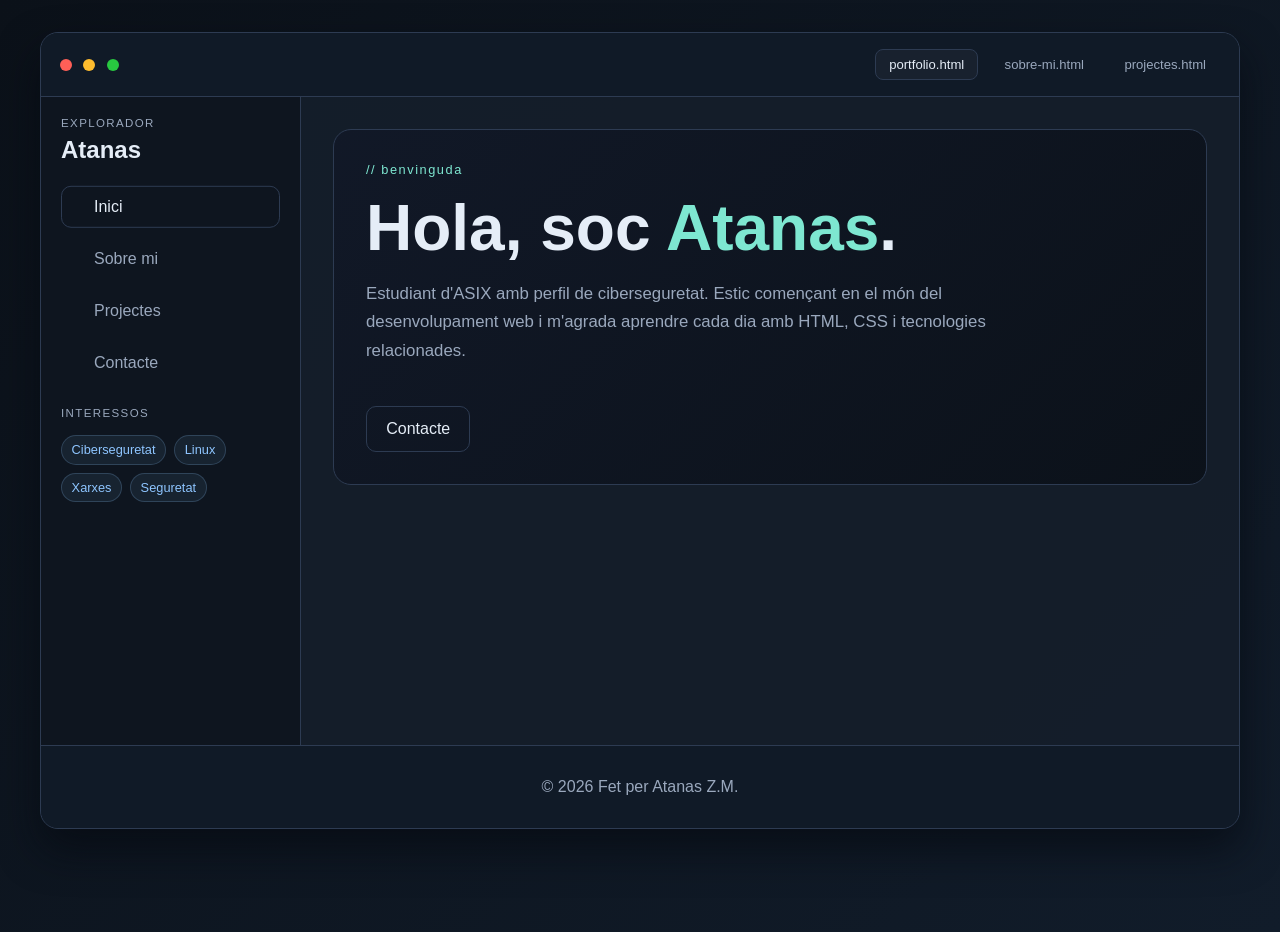
<file: index.html>
<!DOCTYPE html>
<html lang="ca">
<head>
    <meta charset="UTF-8">
    <meta name="viewport" content="width=device-width, initial-scale=1.0">
    <link rel="stylesheet" href="css/styles.css">
    <script src="js/main.js" defer></script>
    <title>Portafolis | Atanas Z.M.</title>
</head>
<body>
    <div class="window">
        <header class="topbar">
            <div class="window-controls" aria-hidden="true">
                <span class="dot red"></span>
                <span class="dot yellow"></span>
                <span class="dot green"></span>
            </div>
            <nav class="tabs" aria-label="Navegació principal">
                <a href="index.html" class="tab active" aria-current="page">portfolio.html</a>
                <a href="sobre-mi.html" class="tab">sobre-mi.html</a>
                <a href="projectes.html" class="tab">projectes.html</a>
            </nav>
        </header>

        <main class="layout">
            <aside class="sidebar">
                <div class="brand-block">
                    <p class="label">EXPLORADOR</p>
                    <p class="brand-name">Atanas</p>
                </div>

                <ul class="menu">
                    <li class="active"><a href="index.html" aria-current="page">Inici</a></li>
                    <li><a href="sobre-mi.html">Sobre mi</a></li>
                    <li><a href="projectes.html">Projectes</a></li>
                    <li><a href="contacte.html">Contacte</a></li>
                </ul>

                <div class="stack-box">
                    <p class="label">INTERESSOS</p>
                    <div class="stack-list">
                        <span>Ciberseguretat</span>
                        <span>Linux</span>
                        <span>Xarxes</span>
                        <span>Seguretat</span>
                    </div>
                </div>
            </aside>

            <section class="content">
                <div id="bienvenida" class="hero-card">
                    <p class="eyebrow">// benvinguda</p>
                    <h1>Hola, soc <span>Atanas</span>.</h1>
                    <p class="lead">Estudiant d'ASIX amb perfil de ciberseguretat. Estic començant en el món del desenvolupament web i m'agrada aprendre cada dia amb HTML, CSS i tecnologies relacionades.</p>
                    <div class="actions">
                        <a href="#contacte" class="button secondary">Contacte</a>
                    </div>
                </div>
            </section>
        </main>

        <footer class="footer" id="contacte">
            <p>© 2026 Fet per Atanas Z.M.</p>
        </footer>
    </div>
</body>
</html>
</file>
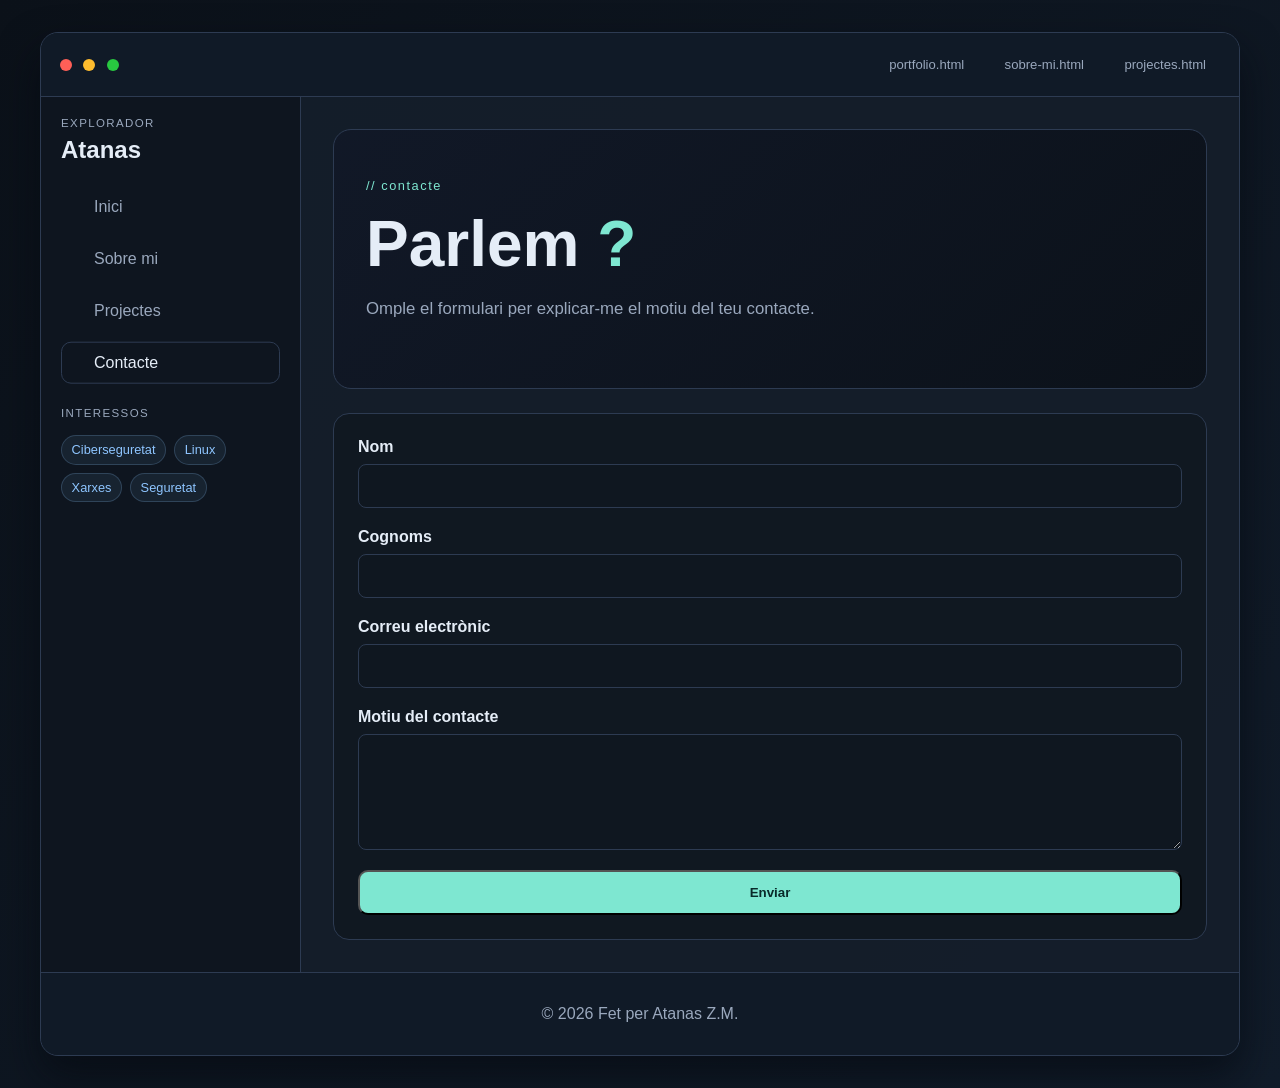
<file: contacte.html>
<!DOCTYPE html>
<html lang="ca">
<head>
    <meta charset="UTF-8">
    <meta name="viewport" content="width=device-width, initial-scale=1.0">
    <link rel="stylesheet" href="css/styles.css">
    <script src="js/main.js" defer></script>
    <title>Contacte | Atanas Z.M.</title>
</head>
<body>
    <div class="window">
        <header class="topbar">
            <div class="window-controls" aria-hidden="true">
                <span class="dot red"></span>
                <span class="dot yellow"></span>
                <span class="dot green"></span>
            </div>
            <nav class="tabs" aria-label="Navegació principal">
                <a href="index.html" class="tab">portfolio.html</a>
                <a href="sobre-mi.html" class="tab">sobre-mi.html</a>
                <a href="projectes.html" class="tab">projectes.html</a>
            </nav>
        </header>

        <main class="layout">
            <aside class="sidebar">
                <div class="brand-block">
                    <p class="label">EXPLORADOR</p>
                    <p class="brand-name">Atanas</p>
                </div>

                <ul class="menu">
                    <li><a href="index.html">Inici</a></li>
                    <li><a href="sobre-mi.html">Sobre mi</a></li>
                    <li><a href="projectes.html">Projectes</a></li>
                    <li class="active"><a href="contacte.html" aria-current="page">Contacte</a></li>
                </ul>

                <div class="stack-box">
                    <p class="label">INTERESSOS</p>
                    <div class="stack-list">
                        <span>Ciberseguretat</span>
                        <span>Linux</span>
                        <span>Xarxes</span>
                        <span>Seguretat</span>
                    </div>
                </div>
            </aside>

            <section class="content">
                <div class="hero-card">
                    <p class="eyebrow">// contacte</p>
                    <h1>Parlem <span>?</span></h1>
                    <p class="lead">Omple el formulari per explicar-me el motiu del teu contacte.</p>
                </div>

                <form class="contact-form">
                    <div class="form-field">
                        <label for="nom">Nom</label>
                        <input id="nom" name="nom" type="text" autocomplete="given-name" required>
                    </div>

                    <div class="form-field">
                        <label for="cognoms">Cognoms</label>
                        <input id="cognoms" name="cognoms" type="text" autocomplete="family-name" required>
                    </div>

                    <div class="form-field">
                        <label for="correu">Correu electrònic</label>
                        <input id="correu" name="correu" type="email" autocomplete="email" required>
                    </div>

                    <div class="form-field">
                        <label for="motiu">Motiu del contacte</label>
                        <textarea id="motiu" name="motiu" rows="5" required></textarea>
                    </div>

                    <button class="button primary" type="submit">Enviar</button>
                </form>
            </section>
        </main>

        <footer class="footer">
            <p>© 2026 Fet per Atanas Z.M.</p>
        </footer>
    </div>
</body>
</html>
</file>
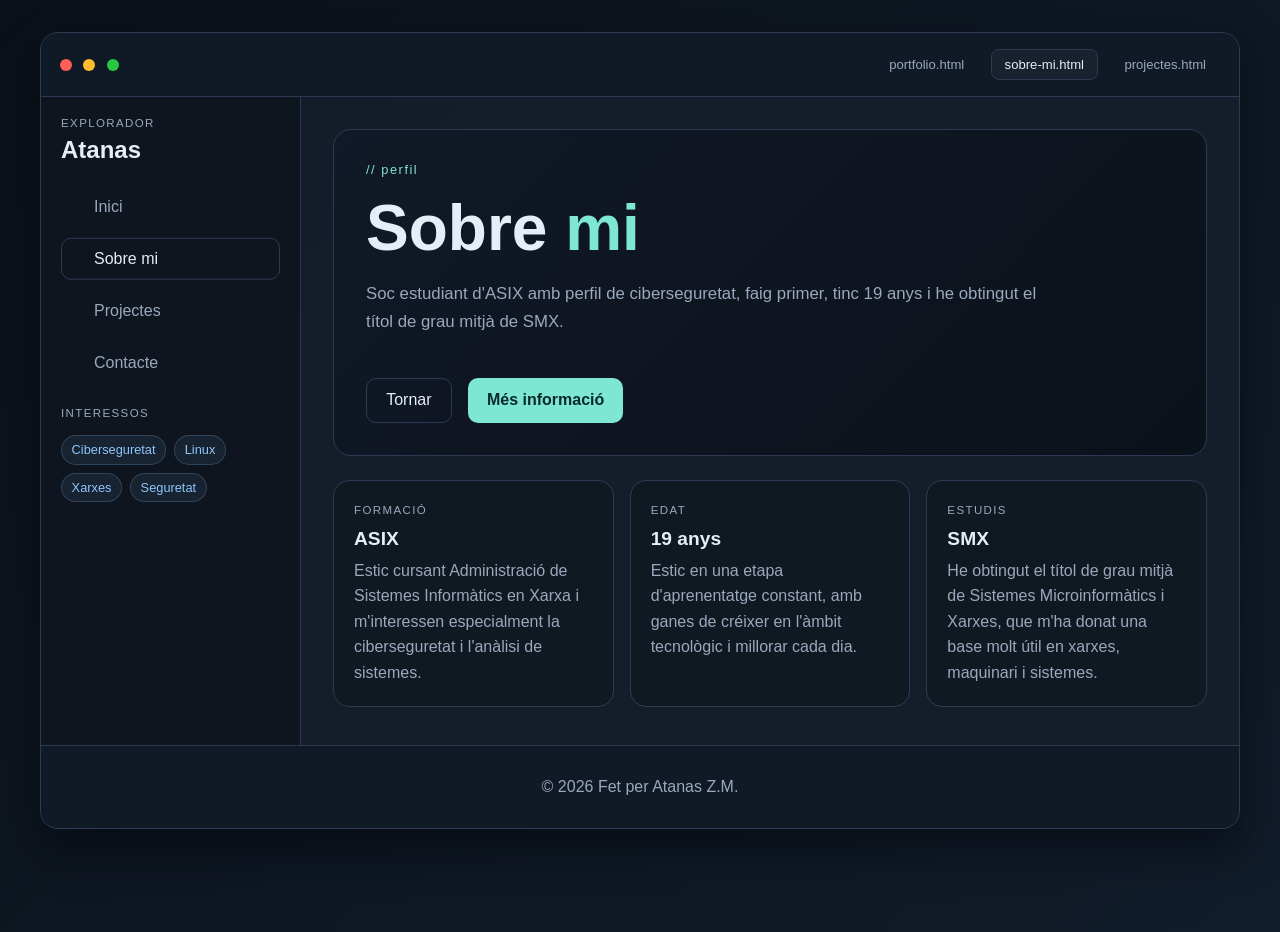
<file: sobre-mi.html>
<!DOCTYPE html>
<html lang="ca">
<head>
    <meta charset="UTF-8">
    <meta name="viewport" content="width=device-width, initial-scale=1.0">
    <link rel="stylesheet" href="css/styles.css">
    <script src="js/main.js" defer></script>
    <title>Sobre mi | Atanas Z.M.</title>
</head>
<body>
    <div class="window">
        <header class="topbar">
            <div class="window-controls" aria-hidden="true">
                <span class="dot red"></span>
                <span class="dot yellow"></span>
                <span class="dot green"></span>
            </div>
            <nav class="tabs" aria-label="Navegació principal">
                <a href="index.html" class="tab">portfolio.html</a>
                <a href="sobre-mi.html" class="tab active" aria-current="page">sobre-mi.html</a>
                <a href="projectes.html" class="tab">projectes.html</a>
            </nav>
        </header>

        <main class="layout">
            <aside class="sidebar">
                <div class="brand-block">
                    <p class="label">EXPLORADOR</p>
                    <p class="brand-name">Atanas</p>
                </div>

                <ul class="menu">
                    <li><a href="index.html">Inici</a></li>
                    <li class="active"><a href="sobre-mi.html" aria-current="page">Sobre mi</a></li>
                    <li><a href="projectes.html">Projectes</a></li>
                    <li><a href="contacte.html">Contacte</a></li>
                </ul>

                <div class="stack-box">
                    <p class="label">INTERESSOS</p>
                    <div class="stack-list">
                        <span>Ciberseguretat</span>
                        <span>Linux</span>
                        <span>Xarxes</span>
                        <span>Seguretat</span>
                    </div>
                </div>
            </aside>

            <section class="content">
                <div id="bienvenida" class="hero-card">
                    <p class="eyebrow">// perfil</p>
                    <h1>Sobre <span>mi</span></h1>
                    <p class="lead">Soc estudiant d'ASIX amb perfil de ciberseguretat, faig primer, tinc 19 anys i he obtingut el títol de grau mitjà de SMX.</p>
                    <div class="actions">
                        <a href="index.html" class="button secondary">Tornar</a>
                        <a href="#info" class="button primary">Més informació</a>
                    </div>
                </div>

                <div class="info-grid" id="info">
                    <article class="card">
                        <p class="label">FORMACIÓ</p>
                        <h2>ASIX</h2>
                        <p>Estic cursant Administració de Sistemes Informàtics en Xarxa i m'interessen especialment la ciberseguretat i l'anàlisi de sistemes.</p>
                    </article>

                    <article class="card">
                        <p class="label">EDAT</p>
                        <h2>19 anys</h2>
                        <p>Estic en una etapa d'aprenentatge constant, amb ganes de créixer en l'àmbit tecnològic i millorar cada dia.</p>
                    </article>

                    <article class="card">
                        <p class="label">ESTUDIS</p>
                        <h2>SMX</h2>
                        <p>He obtingut el títol de grau mitjà de Sistemes Microinformàtics i Xarxes, que m'ha donat una base molt útil en xarxes, maquinari i sistemes.</p>
                    </article>
                </div>
            </section>
        </main>

        <footer class="footer" id="contacto">
            <p>© 2026 Fet per Atanas Z.M.</p>
        </footer>
    </div>
</body>
</html>
</file>
<file: css/styles.css>
:root {
    --bg: #101820;
    --panel: #1a2433;
    --panel-2: #0f1720;
    --line: #2d3b52;
    --text: #e5edf7;
    --muted: #9aa8bd;
    --accent: #7ee7d1;
    --accent-2: #8ec5ff;
    --shadow: rgba(5, 10, 17, 0.7);
}

* {
    box-sizing: border-box;
}

html {
    scroll-behavior: smooth;
}

body {
    margin: 0;
    min-height: 100vh;
    background: linear-gradient(135deg, #0b1119 0%, #111c2a 100%);
    color: var(--text);
    font-family: "Segoe UI", Tahoma, sans-serif;
}

.window {
    max-width: 1200px;
    margin: 2rem auto;
    background: rgba(20, 30, 42, 0.96);
    border: 1px solid var(--line);
    border-radius: 18px;
    box-shadow: 0 20px 40px var(--shadow);
    overflow: hidden;
}

.topbar {
    display: flex;
    align-items: center;
    justify-content: space-between;
    gap: 1rem;
    padding: 1rem 1.2rem;
    background: #101a27;
    border-bottom: 1px solid var(--line);
}

.window-controls {
    display: flex;
    align-items: center;
    gap: 0.7rem;
}

.dot {
    width: 12px;
    height: 12px;
    border-radius: 50%;
    display: inline-block;
}

.dot.red { background: #ff5f57; }
.dot.yellow { background: #febc2e; }
.dot.green { background: #28c840; }

.tabs {
    display: flex;
    gap: 0.8rem;
    flex-wrap: wrap;
}

.tab {
    padding: 0.45rem 0.8rem;
    border-radius: 8px;
    color: var(--muted);
    border: 1px solid transparent;
    font-size: 0.82rem;
    text-decoration: none;
    display: inline-block;
}

.tab:focus-visible,
.menu a:focus-visible {
    outline: 2px solid var(--accent);
    outline-offset: 3px;
}

.tab.active {
    background: rgba(255,255,255,0.03);
    border-color: var(--line);
    color: var(--text);
}

.layout {
    display: flex;
    min-height: 72vh;
}

.sidebar {
    position: relative;
    width: 260px;
    padding: 1.25rem;
    background: rgba(14, 22, 31, 0.95);
    border-right: 1px solid var(--line);
    display: flex;
    flex-direction: column;
    gap: 1.4rem;
}

.label {
    margin: 0;
    font-size: 0.72rem;
    letter-spacing: 0.12em;
    text-transform: uppercase;
    color: var(--muted);
}

.stack-box {
    display: flex;
    flex-direction: column;
    gap: 1rem;
}

.brand-name {
    margin: 0.4rem 0 0;
    font-size: 1.5rem;
    font-weight: 700;
}

.menu {
    position: relative;
    list-style: none;
    margin: 0;
    padding: 0;
    display: flex;
    flex-direction: column;
    gap: 0.6rem;
}

.menu li {
    border-radius: 10px;
    color: var(--muted);
    border: 1px solid transparent;
    position: relative;
    z-index: 1;
}

.menu a {
    position: relative;
    display: block;
    padding: 0.7rem 0.9rem 0.7rem 2rem;
    border-radius: inherit;
    color: inherit;
    text-decoration: none;
}

.menu li.active {
    color: var(--text);
}

.menu-indicator {
    position: absolute;
    top: 0;
    right: 1.25rem;
    left: 1.25rem;
    z-index: 2;
    border: 1px solid var(--line);
    border-radius: 10px;
    pointer-events: none;
    transition: transform 450ms ease-in-out;
}

@media (prefers-reduced-motion: reduce) {
    html {
        scroll-behavior: auto;
    }

    .menu-indicator {
        transition: none;
    }
}

.stack-list {
    display: flex;
    flex-wrap: wrap;
    gap: 0.5rem;
}

.stack-list span {
    background: rgba(142, 197, 255, 0.08);
    border: 1px solid rgba(142, 197, 255, 0.2);
    border-radius: 999px;
    color: var(--accent-2);
    padding: 0.4rem 0.6rem;
    font-size: 0.8rem;
}

.content {
    flex: 1;
    padding: 2rem;
    display: flex;
    flex-direction: column;
    gap: 1.5rem;
}

.hero-card {
    border: 1px solid var(--line);
    border-radius: 18px;
    background: linear-gradient(135deg, rgba(17, 24, 39, 0.95), rgba(11, 17, 25, 0.95));
    padding: 2rem;
    display: flex;
    flex-direction: column;
    justify-content: center;
    min-height: 260px;
}

.eyebrow {
    color: var(--accent);
    margin: 0 0 1rem;
    letter-spacing: 0.12em;
    font-size: 0.8rem;
    text-transform: lowercase;
}

.hero-card h1 {
    margin: 0;
    font-size: clamp(2.3rem, 5vw, 4rem);
    line-height: 1.1;
}

.hero-card h1 span {
    color: var(--accent);
}

.lead {
    margin-top: 1rem;
    color: var(--muted);
    font-size: 1.05rem;
    line-height: 1.7;
    max-width: 680px;
}

.actions {
    margin-top: 1.5rem;
    display: flex;
    flex-wrap: wrap;
    gap: 1rem;
}

.button {
    display: inline-flex;
    align-items: center;
    justify-content: center;
    padding: 0.8rem 1.2rem;
    border-radius: 10px;
    text-decoration: none;
    transition: transform 0.2s ease;
}

.button:hover {
    transform: translateY(-1px);
}

.button.primary {
    background: var(--accent);
    color: #092a2a;
    font-weight: 700;
}

.button.secondary {
    border: 1px solid var(--line);
    background: transparent;
    color: var(--text);
}

.contact-form {
    display: flex;
    flex-direction: column;
    gap: 1.25rem;
    width: 100%;
    padding: 1.5rem;
    border: 1px solid var(--line);
    border-radius: 16px;
    background: rgba(15, 23, 32, 0.8);
}

.form-field {
    display: flex;
    flex-direction: column;
    gap: 0.5rem;
}

.form-field label {
    color: var(--text);
    font-weight: 600;
}

.form-field input,
.form-field textarea {
    width: 100%;
    padding: 0.75rem;
    border: 1px solid var(--line);
    border-radius: 8px;
    background: var(--panel-2);
    color: var(--text);
    font: inherit;
}

.form-field textarea {
    resize: vertical;
}

.form-field input:focus,
.form-field textarea:focus {
    outline: 2px solid var(--accent);
    outline-offset: 2px;
}

.info-grid {
    display: flex;
    flex-wrap: wrap;
    gap: 1rem;
}

.card {
    flex: 1 1 240px;
    background: rgba(15, 23, 32, 0.8);
    border: 1px solid var(--line);
    border-radius: 16px;
    padding: 1.25rem;
    display: flex;
    flex-direction: column;
    gap: 0.5rem;
}

.card h2 {
    margin: 0;
    font-size: 1.2rem;
}

.card p {
    margin: 0;
    color: var(--muted);
    line-height: 1.6;
}

.footer {
    display: flex;
    justify-content: center;
    align-items: center;
    border-top: 1px solid var(--line);
    background: #101a27;
    padding: 1rem;
    color: var(--muted);
}

@media (max-width: 860px) {
    .layout {
        flex-direction: column;
    }

    .sidebar {
        width: 100%;
        border-right: none;
        border-bottom: 1px solid var(--line);
    }

    .content {
        padding: 1rem;
    }
}

@media (max-width: 520px) {
    .window {
        margin: 1rem;
    }

    .topbar {
        flex-direction: column;
        align-items: flex-start;
    }

    .tabs {
        width: 100%;
    }

    .hero-card {
        padding: 1.25rem;
    }

    .contact-form {
        padding: 1rem;
    }
}
</file>
